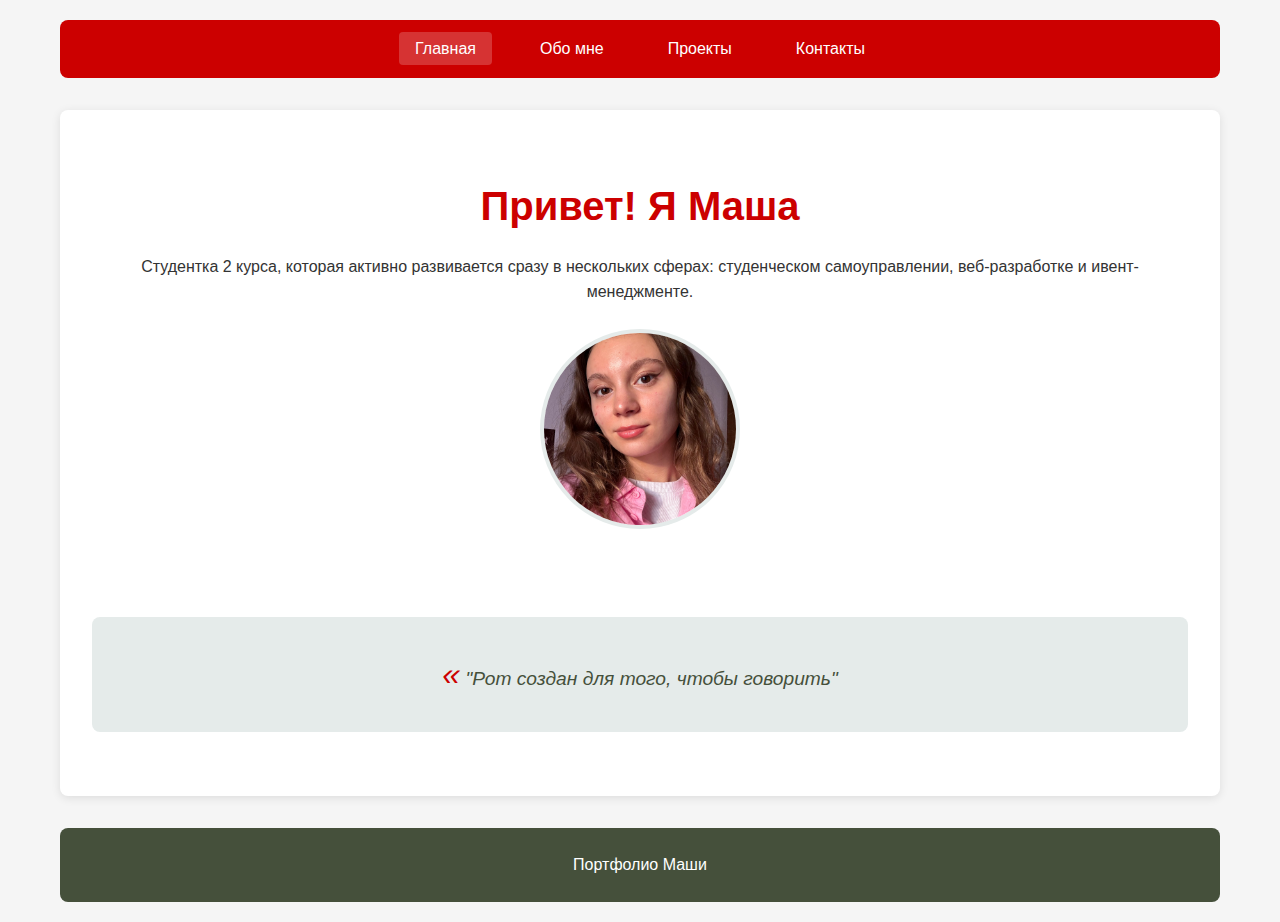
<file: index.html>
<!DOCTYPE html>
<html lang="ru">
<head>
    <meta charset="UTF-8">
    <meta name="viewport" content="width=device-width, initial-scale=1.0">
    <title>Портфолио Маши | Главная</title>
    <meta name="description" content="Портфолио студентки 2 курса. Веб-разработка, студенческое самоуправление, ивент-менеджмент.">
    <link rel="stylesheet" href="css/style.css">
    <link rel="icon" type="image/x-icon" href="images/favicon.ico">
</head>
<body>
    <header>
        <nav>
            <ul>
                <li><a href="index.html" class="active">Главная</a></li>
                <li><a href="about.html">Обо мне</a></li>
                <li><a href="projects.html">Проекты</a></li>
                <li><a href="contacts.html">Контакты</a></li>
            </ul>
        </nav>
    </header>
    
    <main>
        <section class="hero">
            <h1>Привет! Я Маша</h1>
            <p>Студентка 2 курса, которая активно развивается сразу в нескольких сферах: студенческом самоуправлении, веб-разработке и ивент-менеджменте.</p>
            <img src="images/avatar.jpg" alt="Фотография Маши" class="avatar">
        </section>
        
        <section class="quote">
            <blockquote>
                "Рот создан для того, чтобы говорить"
            </blockquote>
        </section>
    </main>
    
    <footer>
        <p>Портфолио Маши</p>
    </footer>
    
    <script src="js/script.js"></script>
</body>
</html>
</file>
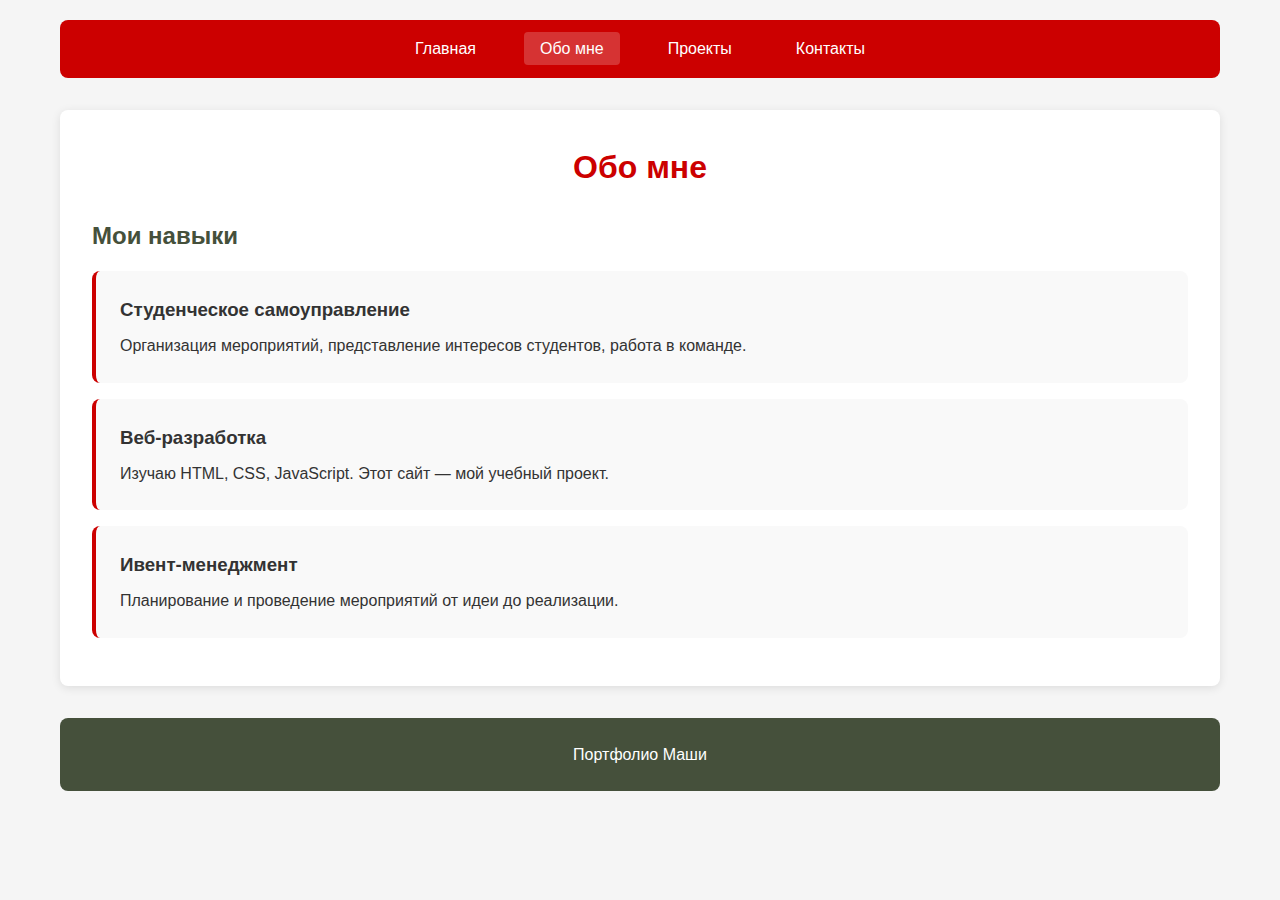
<file: about.html>
<!DOCTYPE html>
<html lang="ru">
<head>
    <meta charset="UTF-8">
    <meta name="viewport" content="width=device-width, initial-scale=1.0">
    <title>Обо мне | Навыки и опыт в веб-разработке и студенческом самоуправлении</title>
    <meta name="description" content="Подробнее о моих навыках и опыте в веб-разработке, студенческом самоуправлении и организации мероприятий.">
    <link rel="stylesheet" href="css/style.css">
</head>
<body>
    <header>
        <nav>
            <ul>
                <li><a href="index.html">Главная</a></li>
                <li><a href="about.html" class="active">Обо мне</a></li>
                <li><a href="projects.html">Проекты</a></li>
                <li><a href="contacts.html">Контакты</a></li>
            </ul>
        </nav>
    </header>
    
    <main>
        <h1>Обо мне</h1>
        
        <section class="skills">
            <h2>Мои навыки</h2>
            
            <div class="skill-card">
                <h3>Студенческое самоуправление</h3>
                <p>Организация мероприятий, представление интересов студентов, работа в команде.</p>
            </div>
            
            <div class="skill-card">
                <h3>Веб-разработка</h3>
                <p>Изучаю HTML, CSS, JavaScript. Этот сайт — мой учебный проект.</p>
            </div>
            
            <div class="skill-card">
                <h3>Ивент-менеджмент</h3>
                <p>Планирование и проведение мероприятий от идеи до реализации.</p>
            </div>
        </section>
    </main>
    
    <footer>
        <p>Портфолио Маши</p>
    </footer>
    
    <script src="js/script.js"></script>
</body>

</html>
</file>
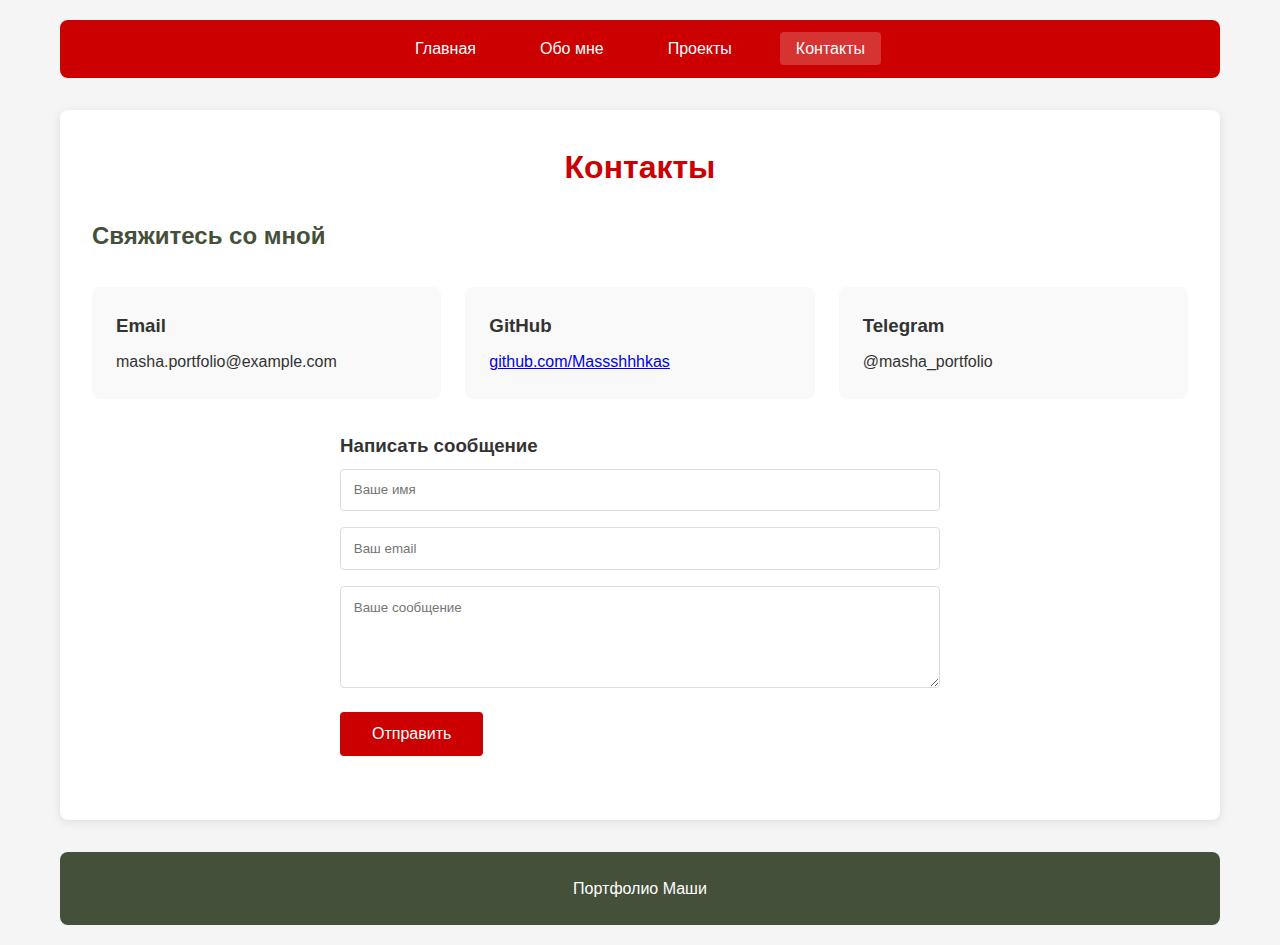
<file: contacts.html>
<!DOCTYPE html>
<html lang="ru">
<head>
    <meta charset="UTF-8">
    <meta name="viewport" content="width=device-width, initial-scale=1.0">
    <title>Контакты | Свяжитесь со мной для сотрудничества и вопросов</title>
    <meta name="description" content="Свяжитесь со мной для сотрудничества или вопросов.">
    <link rel="stylesheet" href="css/style.css">
</head>
<body>
    <header>
        <nav>
            <ul>
                <li><a href="index.html">Главная</a></li>
                <li><a href="about.html">Обо мне</a></li>
                <li><a href="projects.html">Проекты</a></li>
                <li><a href="contacts.html" class="active">Контакты</a></li>
            </ul>
        </nav>
    </header>
    
    <main>
        <h1>Контакты</h1>
        
        <section class="contact-info">
            <h2>Свяжитесь со мной</h2>
            
            <div class="contact-methods">
                <div class="contact-item">
                    <h3>Email</h3>
                    <p>masha.portfolio@example.com</p>
                </div>
                
                <div class="contact-item">
                    <h3>GitHub</h3>
                    <p><a href="https://github.com/ваш-логин" target="_blank">github.com/Massshhhkas</a></p>
                </div>
                
                <div class="contact-item">
                    <h3>Telegram</h3>
                    <p>@masha_portfolio</p>
                </div>
            </div>
            
            <form class="contact-form">
                <h3>Написать сообщение</h3>
                <input type="text" placeholder="Ваше имя" required>
                <input type="email" placeholder="Ваш email" required>
                <textarea placeholder="Ваше сообщение" rows="5" required></textarea>
                <button type="submit">Отправить</button>
            </form>
        </section>
    </main>
    
    <footer>
        <p>Портфолио Маши</p>
    </footer>
    
    <script src="js/script.js"></script>
</body>

</html>
</file>
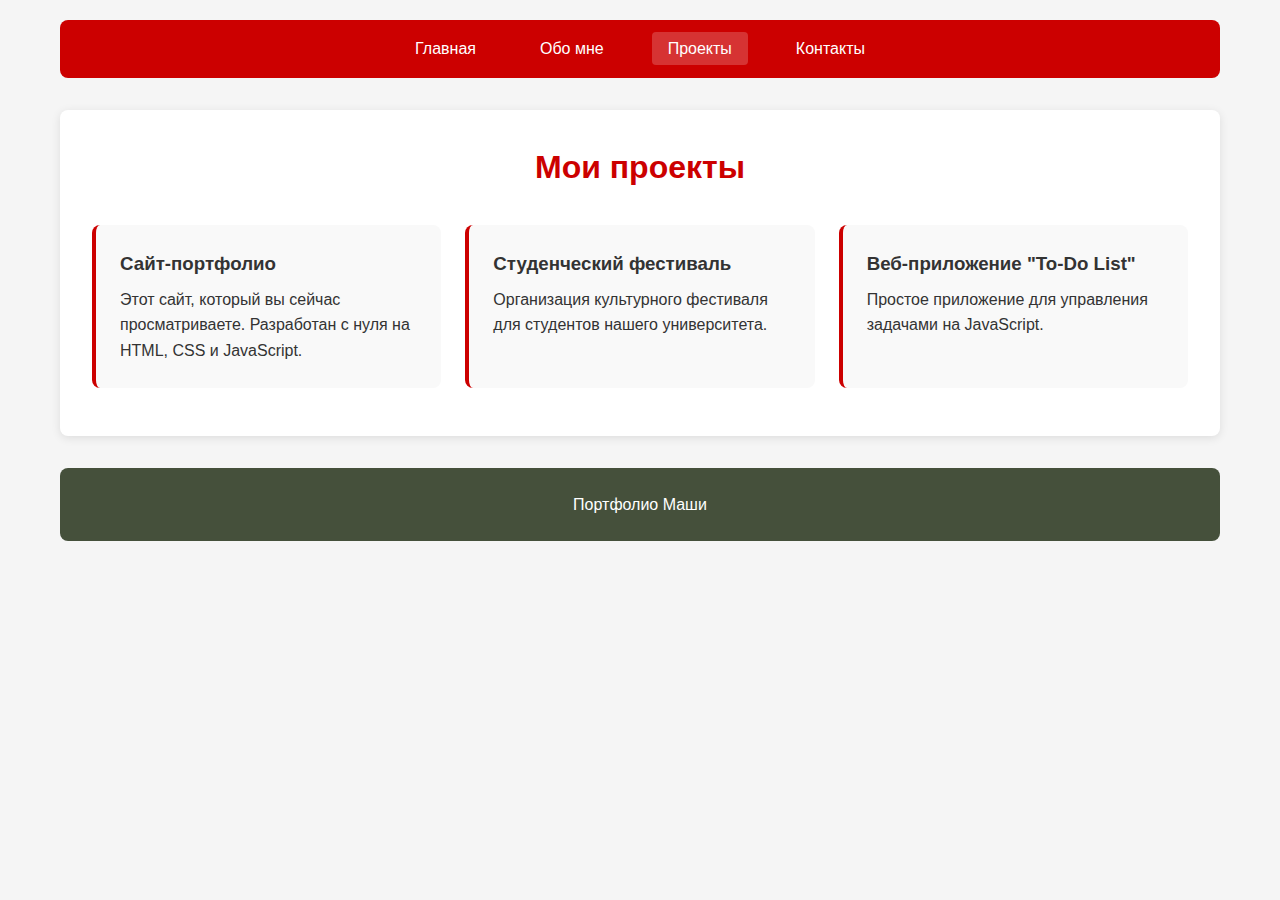
<file: projects.html>
<!DOCTYPE html>
<html lang="ru">
<head>
    <meta charset="UTF-8">
    <meta name="viewport" content="width=device-width, initial-scale=1.0">
    <title>Мои проекты | Примеры работ по веб-разработке и организации мероприятий</title>
    <meta name="description" content="Мои проекты в веб-разработке, студенческом самоуправлении и ивент-менеджменте.">
    <link rel="stylesheet" href="css/style.css">
</head>
<body>
    <header>
        <nav>
            <ul>
                <li><a href="index.html">Главная</a></li>
                <li><a href="about.html">Обо мне</a></li>
                <li><a href="projects.html" class="active">Проекты</a></li>
                <li><a href="contacts.html">Контакты</a></li>
            </ul>
        </nav>
    </header>
    
    <main>
        <h1>Мои проекты</h1>
        
        <div class="projects-grid">
            <div class="project-card">
                <h3>Сайт-портфолио</h3>
                <p>Этот сайт, который вы сейчас просматриваете. Разработан с нуля на HTML, CSS и JavaScript.</p>
            </div>
            
            <div class="project-card">
                <h3>Студенческий фестиваль</h3>
                <p>Организация культурного фестиваля для студентов нашего университета.</p>
            </div>
            
            <div class="project-card">
                <h3>Веб-приложение "To-Do List"</h3>
                <p>Простое приложение для управления задачами на JavaScript.</p>
            </div>
        </div>
    </main>
    
    <footer>
        <p>Портфолио Маши</p>
    </footer>
    
    <script src="js/script.js"></script>
</body>

</html>
</file>
<file: css/style.css>
/* Основные стили */
* {
    margin: 0;
    padding: 0;
    box-sizing: border-box;
}

body {
    font-family: 'Arial', sans-serif;
    line-height: 1.6;
    color: #333;
    background-color: #f5f5f5;
    max-width: 1200px;
    margin: 0 auto;
    padding: 20px;
}

/* Навигация */
header {
    background-color: #CC0000;
    padding: 1rem;
    border-radius: 8px;
    margin-bottom: 2rem;
}

nav ul {
    display: flex;
    list-style: none;
    justify-content: center;
    gap: 2rem;
}

nav a {
    color: white;
    text-decoration: none;
    padding: 0.5rem 1rem;
    border-radius: 4px;
    transition: background-color 0.3s;
}

nav a:hover,
nav a.active {
    background-color: rgba(255, 255, 255, 0.2);
}

/* Главный контент */
main {
    background-color: white;
    padding: 2rem;
    border-radius: 8px;
    box-shadow: 0 2px 10px rgba(0,0,0,0.1);
    margin-bottom: 2rem;
}

h1 {
    color: #CC0000;
    margin-bottom: 1.5rem;
    text-align: center;
}

h2 {
    color: #45503B;
    margin: 1.5rem 0 1rem;
}

h3 {
    color: #333;
    margin-bottom: 0.5rem;
}

/* Герой-секция */
.hero {
    text-align: center;
    padding: 2rem 0;
}

.hero h1 {
    font-size: 2.5rem;
    margin-bottom: 1rem;
}

.avatar {
    width: 200px;
    height: 200px;
    border-radius: 50%;
    object-fit: cover;
    margin: 1.5rem auto;
    border: 4px solid #E5EBEA;
    display: block;
}

/* Цитата */
.quote {
    background-color: #E5EBEA;
    padding: 2rem;
    border-radius: 8px;
    margin: 2rem 0;
    text-align: center;
}

blockquote {
    font-style: italic;
    font-size: 1.2rem;
    color: #45503B;
    quotes: "«" "»";
}

blockquote::before {
    content: open-quote;
    font-size: 2rem;
    color: #CC0000;
}

/* Карточки навыков */
.skill-card,
.project-card {
    background-color: #f9f9f9;
    padding: 1.5rem;
    border-radius: 8px;
    margin-bottom: 1rem;
    border-left: 4px solid #CC0000;
}

.projects-grid {
    display: grid;
    grid-template-columns: repeat(auto-fit, minmax(300px, 1fr));
    gap: 1.5rem;
    margin-top: 2rem;
}

/* Контакты */
.contact-methods {
    display: grid;
    grid-template-columns: repeat(auto-fit, minmax(250px, 1fr));
    gap: 1.5rem;
    margin: 2rem 0;
}

.contact-item {
    background-color: #f9f9f9;
    padding: 1.5rem;
    border-radius: 8px;
}

.contact-form {
    max-width: 600px;
    margin: 2rem auto;
}

.contact-form input,
.contact-form textarea {
    width: 100%;
    padding: 0.8rem;
    margin-bottom: 1rem;
    border: 1px solid #ddd;
    border-radius: 4px;
    font-family: inherit;
}

.contact-form button {
    background-color: #CC0000;
    color: white;
    padding: 0.8rem 2rem;
    border: none;
    border-radius: 4px;
    cursor: pointer;
    font-size: 1rem;
    transition: background-color 0.3s;
}

.contact-form button:hover {
    background-color: #a30000;
}

/* Подвал */
footer {
    text-align: center;
    padding: 1.5rem;
    background-color: #45503B;
    color: white;
    border-radius: 8px;
}

/* Адаптивность */
@media (max-width: 768px) {
    body {
        padding: 10px;
    }
    
    nav ul {
        flex-direction: column;
        gap: 0.5rem;
        text-align: center;
    }
    
    .hero h1 {
        font-size: 2rem;
    }
    
    .avatar {
        width: 150px;
        height: 150px;
    }
    
    .projects-grid {
        grid-template-columns: 1fr;
    }
}
</file>
